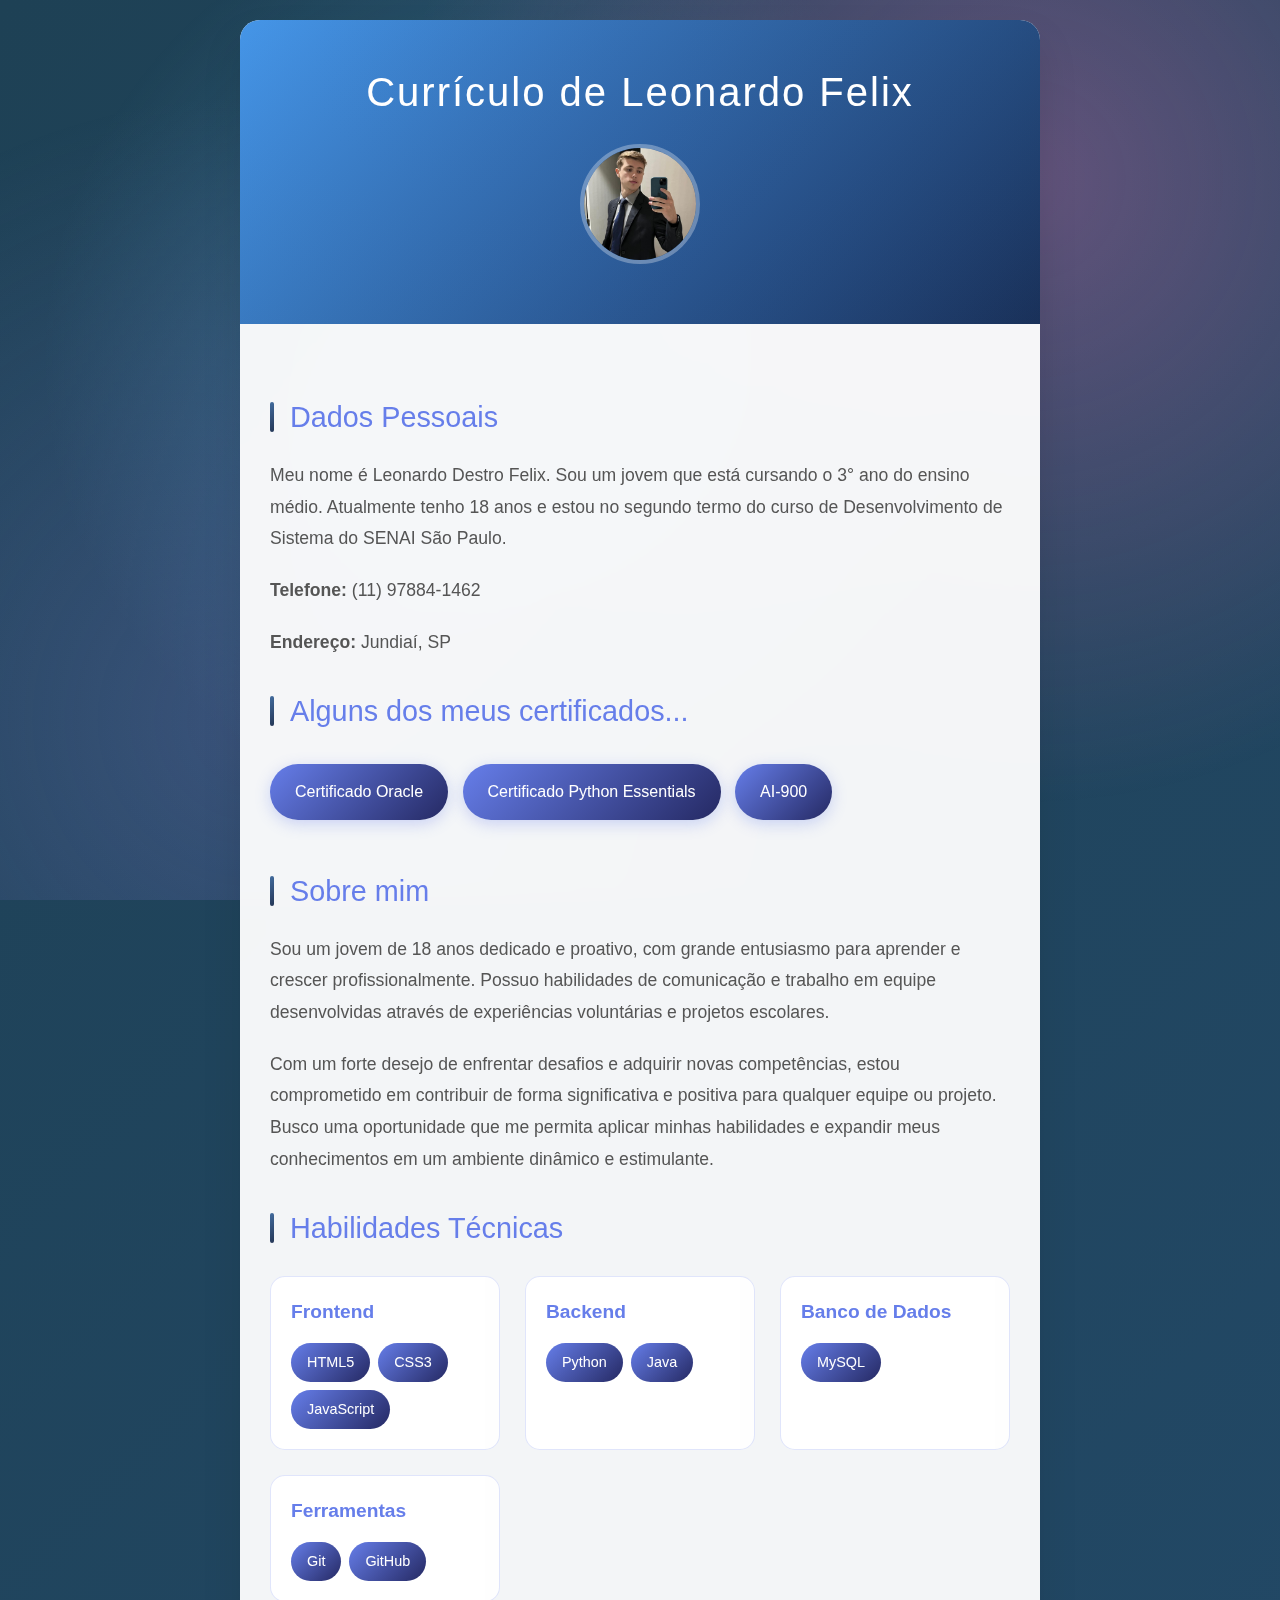
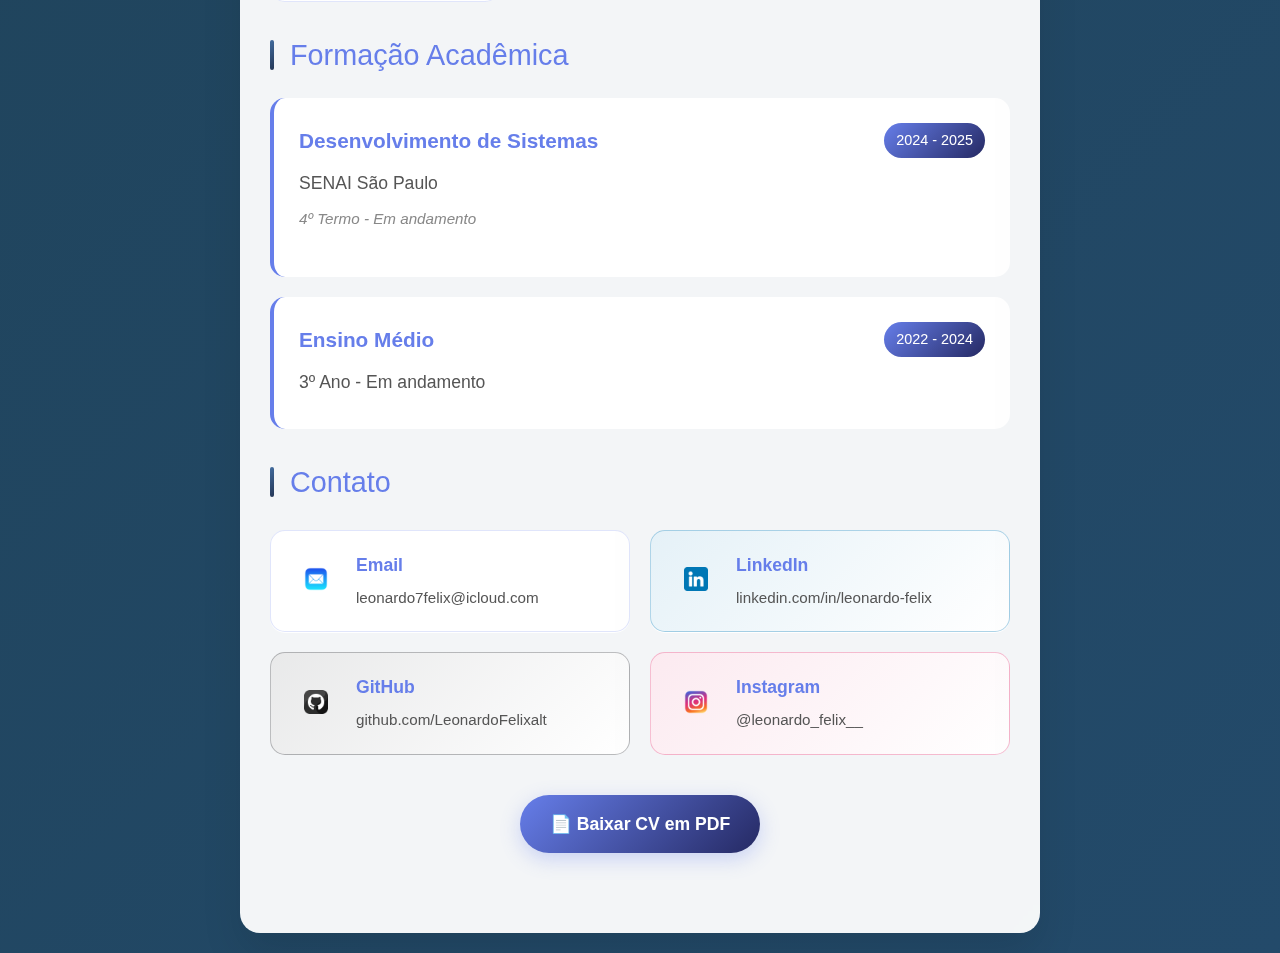
<file: index.html>
<!DOCTYPE html>
<html lang="pt">

<head>
    <meta charset="UTF-8">
    <meta name="viewport" content="width=device-width, initial-scale=1.0">
    <title>Currículo Leonardo Felix</title>
    <link rel="stylesheet" href="styles.css">
</head>

<body>
    <!-- Carrossel de Tecnologias -->
    <div class="tech-carousel">
        <div class="tech-icon" data-tech="git"><img src="IMG (imagens)/icones-do-carrossel/social.png" alt="git" width="60px" height="60px"></div>
        <div class="tech-icon" data-tech="github"><img src="IMG (imagens)/icones-do-carrossel/github.png" alt="github" width="60px" height="60px"></div>
        <div class="tech-icon" data-tech="mysql"><img src="IMG (imagens)/icones-do-carrossel/mysql.png" alt="mysql" width="60px" height="60px"></div>
        <div class="tech-icon" data-tech="html"><img src="IMG (imagens)/icones-do-carrossel/html.png" alt="html" width="60px" height="60px"></div>
        <div class="tech-icon" data-tech="css"><img src="IMG (imagens)/icones-do-carrossel/text.png" alt="css" width="60px" height="60px"></div>
        <div class="tech-icon" data-tech="python"><img src="IMG (imagens)/icones-do-carrossel/python.png" alt="python" width="60px" height="60px" ></div>
        <div class="tech-icon" data-tech="java"><img src="IMG (imagens)/icones-do-carrossel/java.png" alt="java" width="60px" height="60px"></div>
        <div class="tech-icon" data-tech="javascript"><img src="IMG (imagens)/icones-do-carrossel/js.png" alt="javascript" width="60px" height="60px"></div>
    </div>

    <div class="container">
        <div class="header">
            <h1>Currículo de Leonardo Felix</h1>
            <img src="IMG (imagens)/Imagem profissional.jpeg" alt="Foto profissional de Leonardo Felix" class="profile-img">
        </div>
        
        <div class="content">
            <h2>Dados Pessoais</h2>
            <p>Meu nome é Leonardo Destro Felix. Sou um jovem que está cursando o 3° ano do ensino médio. Atualmente tenho 18 anos e estou no segundo termo do curso de Desenvolvimento de Sistema do SENAI São Paulo.</p>
            
            <p><strong> Telefone:</strong> (11) 97884-1462</p>
            <p><strong> Endereço:</strong> Jundiaí, SP</p>
            
            <div class="certificates">
                <h2>Alguns dos meus certificados...</h2>
                <a href="https://www.oracle.com/br/" class="certificate-link" target="_blank">
                     Certificado Oracle
                </a>
                <a href="https://www.netacad.com/" class="certificate-link" target="_blank">
                     Certificado Python Essentials
                </a>
                <a href="https://learn.microsoft.com/pt-br/certifications/exams/ai-900" class="certificate-link" target="_blank">
                     AI-900 
                </a>
            </div>

            <h2>Sobre mim</h2>
            <p>Sou um jovem de 18 anos dedicado e proativo, com grande entusiasmo para aprender e crescer profissionalmente. Possuo habilidades de comunicação e trabalho em equipe desenvolvidas através de experiências voluntárias e projetos escolares.</p>
            
            <p>Com um forte desejo de enfrentar desafios e adquirir novas competências, estou comprometido em contribuir de forma significativa e positiva para qualquer equipe ou projeto. Busco uma oportunidade que me permita aplicar minhas habilidades e expandir meus conhecimentos em um ambiente dinâmico e estimulante.</p>

            <h2>Habilidades Técnicas</h2>
            <div class="skills-container">
                <div class="skill-category">
                    <h3>Frontend</h3>
                    <div class="skill-tags">
                        <span class="skill-tag">HTML5</span>
                        <span class="skill-tag">CSS3</span>
                        <span class="skill-tag">JavaScript</span>
                    </div>
                </div>
                <div class="skill-category">
                    <h3>Backend</h3>
                    <div class="skill-tags">
                        <span class="skill-tag">Python</span>
                        <span class="skill-tag">Java</span>
                    </div>
                </div>
                <div class="skill-category">
                    <h3>Banco de Dados</h3>
                    <div class="skill-tags">
                        <span class="skill-tag">MySQL</span>
                    </div>
                </div>
                <div class="skill-category">
                    <h3>Ferramentas</h3>
                    <div class="skill-tags">
                        <span class="skill-tag">Git</span>
                        <span class="skill-tag">GitHub</span>
                    </div>
                </div>
            </div>

            <h2>Formação Acadêmica</h2>
            <div class="education-item">
                <div class="education-header">
                    <h3>Desenvolvimento de Sistemas</h3>
                    <span class="education-period">2024 - 2025</span>
                </div>
                <p class="education-institution">SENAI São Paulo</p>
                <p class="education-status">4º Termo - Em andamento</p>
            </div>
            <div class="education-item">
                <div class="education-header">
                    <h3>Ensino Médio</h3>
                    <span class="education-period">2022 - 2024</span>
                </div>
                <p class="education-institution">3º Ano - Em andamento</p>
            </div>

            <h2>Contato</h2>
            <div class="contact-container">
                <div class="contact-item">
                    <div class="contact-icon">
                        <img src="IMG (imagens)/icones-sociais/apple.png" alt="Email" style="width: 24px; height: 24px;">
                    </div>
                    <div class="contact-info">
                        <h4>Email</h4>
                        <p>leonardo7felix@icloud.com</p>
                    </div>
                </div>
                <div class="contact-item">
                    <a href="https://www.linkedin.com/in/leonardo-felix-83b10a322/" target="_blank" class="contact-link">
                        <div class="contact-icon">
                            <img src="IMG (imagens)/icones-sociais/linkedin.png" alt="LinkedIn" style="width: 24px; height: 24px;">
                        </div>
                        <div class="contact-info">
                            <h4>LinkedIn</h4>
                            <p>linkedin.com/in/leonardo-felix</p>
                        </div>
                    </a>
                </div>
                <div class="contact-item">
                    <a href="https://github.com/LeonardoFelixalt" target="_blank" class="contact-link">
                        <div class="contact-icon">
                            <img src="IMG (imagens)/icones-sociais/github.png" alt="GitHub" style="width: 24px; height: 24px;">
                        </div>
                        <div class="contact-info">
                            <h4>GitHub</h4>
                            <p>github.com/LeonardoFelixalt</p>
                        </div>
                    </a>
                </div>
                <div class="contact-item">
                    <a href="https://www.instagram.com/leonardo_felix__/?next=%2F" target="_blank" class="contact-link">
                        <div class="contact-icon">
                            <img src="IMG (imagens)/icones-sociais/instagram.png" alt="Instagram" style="width: 24px; height: 24px;">
                        </div>
                        <div class="contact-info">
                            <h4>Instagram</h4>
                            <p>@leonardo_felix__</p>
                        </div>
                    </a>
                </div>
            </div>

            <div class="download-section">
                <a href="#" class="download-btn" onclick="window.print()">
                    📄 Baixar CV em PDF
                </a>
            </div>
        </div>
    </div>
</body>
</html>
</file>
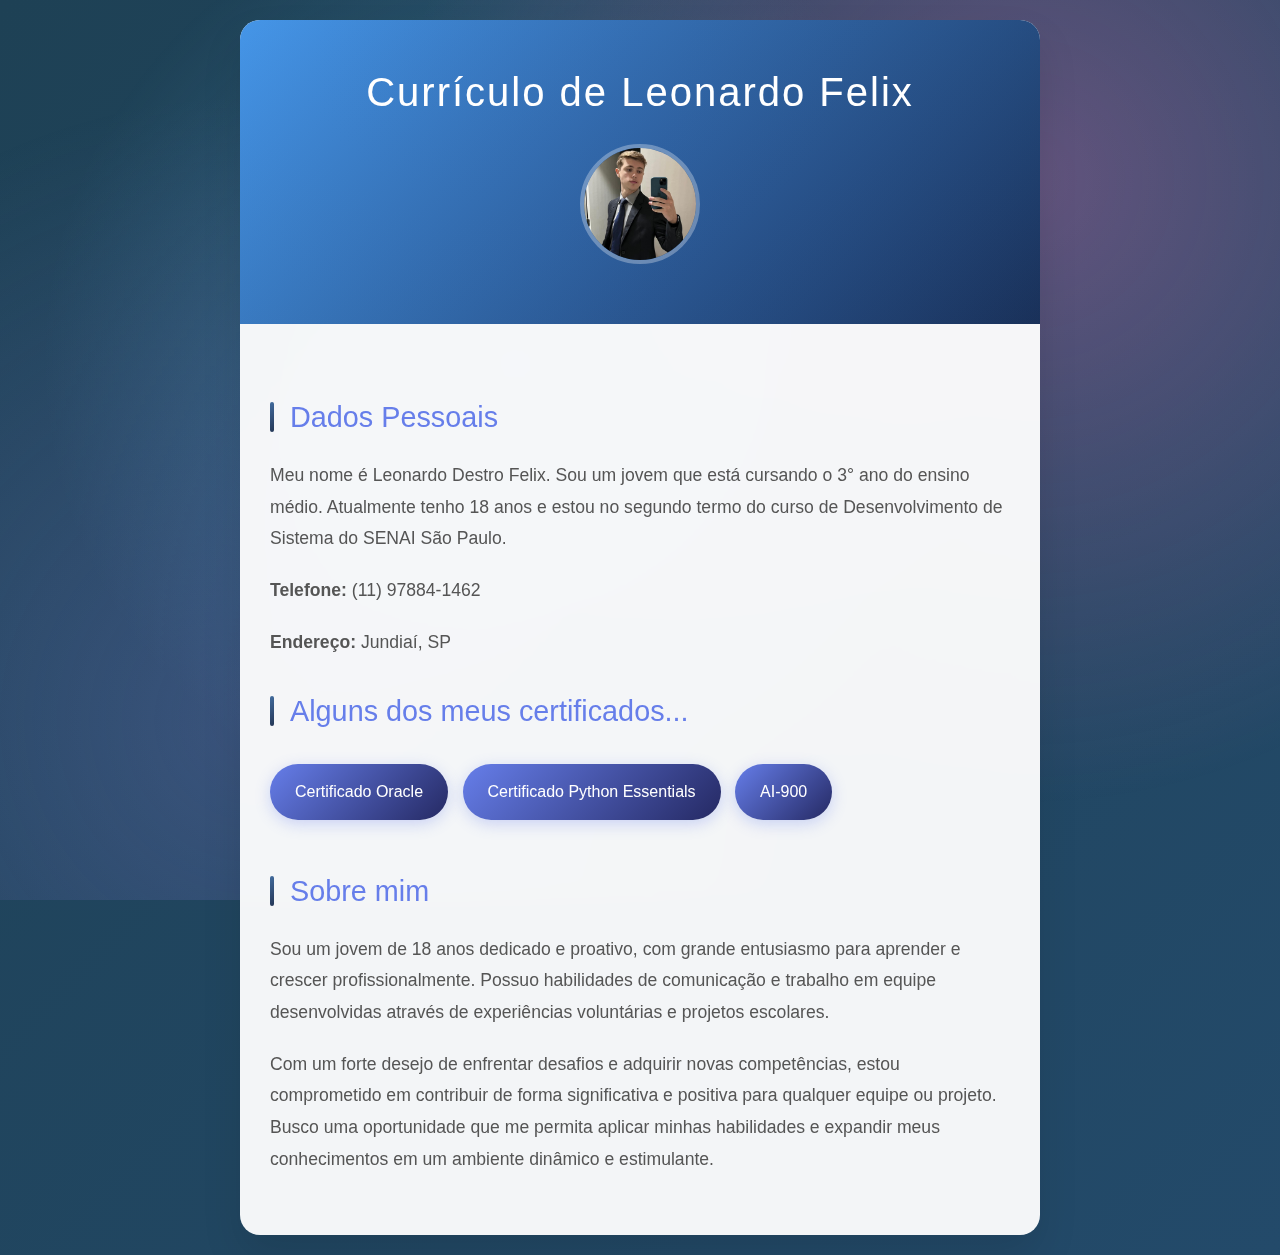
<file: Portifólio.html>
<!DOCTYPE html>
<html lang="pt">

<head>
    <meta charset="UTF-8">
    <meta name="viewport" content="width=device-width, initial-scale=1.0">
    <title>Currículo Leonardo Felix</title>
    <link rel="stylesheet" href="styles.css">
</head>

<body>
    <!-- Carrossel de Tecnologias -->
    <div class="tech-carousel">
        <div class="tech-icon" data-tech="git"><img src="IMG (imagens)/img1/social.png" alt="git" width="60px" height="60px"></div>
        <div class="tech-icon" data-tech="github"><img src="IMG (imagens)/img1/github.png" alt="github" width="60px" height="60px"></div>
        <div class="tech-icon" data-tech="mysql"><img src="IMG (imagens)/img1/mysql.png" alt="mysql" width="60px" height="60px"></div>
        <div class="tech-icon" data-tech="html"><img src="IMG (imagens)/img1/html.png" alt="html" width="60px" height="60px"></div>
        <div class="tech-icon" data-tech="css"><img src="IMG (imagens)/img1/text.png" alt="css" width="60px" height="60px"></div>
        <div class="tech-icon" data-tech="python"><img src="IMG (imagens)/img1/python.png" alt="python" width="60px" height="60px" ></div>
        <div class="tech-icon" data-tech="java"><img src="IMG (imagens)/img1/java.png" alt="java" width="60px" height="60px"></div>
        <div class="tech-icon" data-tech="javascript"><img src="IMG (imagens)/img1/js.png" alt="javascript" width="60px" height="60px"></div>
    </div>

    <div class="container">
        <div class="header">
            <h1>Currículo de Leonardo Felix</h1>
            <img src="IMG (imagens)/Imagem profissional.jpeg" alt="Foto profissional de Leonardo Felix" class="profile-img">
        </div>
        
        <div class="content">
            <h2>Dados Pessoais</h2>
            <p>Meu nome é Leonardo Destro Felix. Sou um jovem que está cursando o 3° ano do ensino médio. Atualmente tenho 18 anos e estou no segundo termo do curso de Desenvolvimento de Sistema do SENAI São Paulo.</p>
            
            <p><strong> Telefone:</strong> (11) 97884-1462</p>
            <p><strong> Endereço:</strong> Jundiaí, SP</p>
            
            <div class="certificates">
                <h2>Alguns dos meus certificados...</h2>
                <a href="IMG (imagens)/img1/Certificado oracle .pdf" class="certificate-link" target="_blank">
                     Certificado Oracle
                </a>
                <a href="IMG (imagens)/img1/Certificado_Python_Essentials_1.pdf" class="certificate-link" target="_blank">
                     Certificado Python Essentials
                </a>
                <a href="IMG (imagens)/img1/Certificado_Implantao_de_Servios_de_Inteligncia_Artificial_em_Nuvem_-_Microsoft_AI-900.pdf" class="certificate-link" target="_blank">
                     AI-900 
                </a>
            </div>

            <h2>Sobre mim</h2>
            <p>Sou um jovem de 18 anos dedicado e proativo, com grande entusiasmo para aprender e crescer profissionalmente. Possuo habilidades de comunicação e trabalho em equipe desenvolvidas através de experiências voluntárias e projetos escolares.</p>
            
            <p>Com um forte desejo de enfrentar desafios e adquirir novas competências, estou comprometido em contribuir de forma significativa e positiva para qualquer equipe ou projeto. Busco uma oportunidade que me permita aplicar minhas habilidades e expandir meus conhecimentos em um ambiente dinâmico e estimulante.</p>
        </div>
    </div>
</body>
</html>
</file>
<file: styles.css>
* {
    margin: 0;
    padding: 0;
    box-sizing: border-box;
}

body {
    font-family: 'Segoe UI', Tahoma, Geneva, Verdana, sans-serif;
    line-height: 1.6;
    color: #333;
    background: linear-gradient(135deg, #1e4155 0%, #234a6a 100%);
    min-height: 100vh;
    padding: 20px;
    scroll-behavior: smooth;
    overflow-x: hidden;
}

.container {
    max-width: 800px;
    margin: 0 auto;
    background: rgba(255, 255, 255, 0.95);
    border-radius: 20px;
    box-shadow: 0 20px 40px rgba(0, 0, 0, 0.1);
    backdrop-filter: blur(10px);
    overflow: hidden;
    transition: all 0.4s cubic-bezier(0.25, 0.46, 0.45, 0.94);
    position: relative;
    z-index: 10;
    animation: fadeInUp 1s ease-out;
}

.container:hover {
    transform: translateY(-5px);
    box-shadow: 0 25px 50px rgba(0, 0, 0, 0.15);
}

.header {
    background: linear-gradient(135deg, #4698ea 0%, #193057 100%);
    color: white;
    padding: 40px 30px;
    text-align: center;
    position: relative;
    overflow: hidden;
}

.header::before {
    content: '';
    position: absolute;
    top: -50%;
    left: -50%;
    width: 200%;
    height: 200%;
    background: radial-gradient(circle, rgba(40, 71, 164, 0.1) 0%, transparent 70%);
    animation: shimmer 3s ease-in-out infinite;
}

@keyframes shimmer {
    0%, 100% { transform: translateX(-100%) translateY(-100%) rotate(0deg); }
    50% { transform: translateX(100%) translateY(100%) rotate(180deg); }
}

h1 {
    font-size: 2.5rem;
    margin-bottom: 20px;
    font-weight: 300;
    letter-spacing: 2px;
    position: relative;
    z-index: 1;
    animation: fadeInUp 1s ease-out;
}

.profile-img {
    width: 120px;
    height: 120px;
    border-radius: 50%;
    border: 4px solid rgba(255, 255, 255, 0.3);
    margin: 20px auto;
    display: block;
    object-fit: cover;
    transition: all 0.3s ease;
    position: relative;
    z-index: 1;
    animation: fadeInUp 1s ease-out 0.2s both;
}

.profile-img:hover {
    transform: scale(1.1);
    border-color: rgba(255, 255, 255, 0.8);
    box-shadow: 0 10px 30px rgba(0, 0, 0, 0.3);
}

.content {
    padding: 40px 30px;
}

h2 {
    color: #667eea;
    font-size: 1.8rem;
    margin: 30px 0 20px 0;
    font-weight: 400;
    position: relative;
    padding-left: 20px;
    animation: fadeInLeft 0.8s ease-out;
    transition: all 0.3s ease;
}

h2:hover {
    transform: translateX(5px);
    color: #5a6fd8;
}

h2::before {
    content: '';
    position: absolute;
    left: 0;
    top: 50%;
    transform: translateY(-50%);
    width: 4px;
    height: 30px;
    background: linear-gradient(135deg, #426c9f, #243655);
    border-radius: 2px;
}

p {
    margin-bottom: 20px;
    font-size: 1.1rem;
    line-height: 1.8;
    color: #555;
    animation: fadeInUp 0.8s ease-out;
}

.certificates {
    margin: 30px 0;
}

.certificate-link {
    display: inline-block;
    background: linear-gradient(135deg, #667eea, #252963);
    color: white;
    text-decoration: none;
    padding: 15px 25px;
    margin: 10px 10px 10px 0;
    border-radius: 50px;
    font-weight: 500;
    transition: all 0.3s ease;
    box-shadow: 0 4px 15px rgba(102, 126, 234, 0.3);
    position: relative;
    overflow: hidden;
    animation: fadeInUp 0.8s ease-out;
}

.certificate-link::before {
    content: '';
    position: absolute;
    top: 0;
    left: -100%;
    width: 100%;
    height: 100%;
    background: linear-gradient(90deg, transparent, rgba(255,255,255,0.2), transparent);
    transition: left 0.5s;
}

.certificate-link:hover::before {
    left: 100%;
}

.certificate-link:hover {
    transform: translateY(-3px);
    box-shadow: 0 8px 25px rgba(102, 126, 234, 0.4);
    background: linear-gradient(135deg, #3658b0, #667eea);
}

.certificate-link:active {
    transform: translateY(-1px);
}

@keyframes fadeInUp {
    from {
        opacity: 0;
        transform: translateY(30px);
    }
    to {
        opacity: 1;
        transform: translateY(0);
    }
}

@keyframes fadeInLeft {
    from {
        opacity: 0;
        transform: translateX(-30px);
    }
    to {
        opacity: 1;
        transform: translateX(0);
    }
}

/* Responsividade */
@media (max-width: 1024px) {
    .container {
        max-width: 90%;
    }
    
    .skills-container {
        grid-template-columns: repeat(auto-fit, minmax(180px, 1fr));
    }
    
    .contact-container {
        grid-template-columns: repeat(auto-fit, minmax(200px, 1fr));
    }
}

@media (max-width: 768px) {
    body {
        padding: 10px;
    }

    .container {
        border-radius: 15px;
        max-width: 95%;
    }

    .header {
        padding: 30px 20px;
    }

    h1 {
        font-size: 2rem;
    }

    .profile-img {
        width: 100px;
        height: 100px;
    }

    .content {
        padding: 30px 20px;
    }

    h2 {
        font-size: 1.5rem;
    }

    p {
        font-size: 1rem;
    }

    .certificate-link {
        display: block;
        margin: 10px 0;
        text-align: center;
    }

    /* Carrossel responsivo */
    .tech-carousel {
        right: 10px;
        gap: 20px;
    }

    .tech-icon {
        width: 65px;
        height: 65px;
    }

    .tech-icon img {
        width: 45px;
        height: 45px;
    }

    .tech-icon::before {
        right: 60px;
        font-size: 11px;
        padding: 6px 10px;
    }
}

@media (max-width: 480px) {
    h1 {
        font-size: 1.8rem;
    }

    .profile-img {
        width: 80px;
        height: 80px;
    }

    .certificate-link {
        padding: 12px 20px;
        font-size: 0.9rem;
    }

    /* Carrossel para telas muito pequenas */
    .tech-carousel {
        right: 5px;
        gap: 15px;
    }

    .tech-icon {
        width: 55px;
        height: 55px;
    }

    .tech-icon img {
        width: 35px;
        height: 35px;
    }

    .tech-icon::before {
        right: 50px;
        font-size: 10px;
        padding: 4px 8px;
    }
}

/* Scroll suave */
html {
    scroll-behavior: smooth;
}

/* Carrossel de Tecnologias */
.tech-carousel {
    position: fixed;
    left: 0;
    top: 50%;
    transform: translateY(-50%);
    display: flex;
    flex-direction: column;
    gap: 25px;
    z-index: 5;
    pointer-events: none;
    width: 100vw;
    height: 100vh;
}

.tech-icon {
    position: absolute;
    width: 80px;
    height: 80px;
    background: rgba(255, 255, 255, 0.9);
    border-radius: 50%;
    display: flex;
    align-items: center;
    justify-content: center;
    box-shadow: 0 8px 25px rgba(0, 0, 0, 0.15);
    backdrop-filter: blur(10px);
    border: 2px solid rgba(102, 126, 234, 0.3);
    opacity: 0;
    animation: techFloatLoop 18s cubic-bezier(0.45, 0.05, 0.55, 0.95) infinite;
    overflow: hidden;
}

.tech-icon img {
    width: 55px;
    height: 55px;
    object-fit: contain;
    border-radius: 8px;
}

.tech-icon::before {
    content: attr(data-tech);
    position: absolute;
    right: 70px;
    top: 50%;
    transform: translateY(-50%);
    background: rgba(102, 126, 234, 0.9);
    color: white;
    padding: 8px 12px;
    border-radius: 20px;
    font-size: 12px;
    font-weight: 500;
    white-space: nowrap;
    opacity: 0;
    transition: transform 0.6s cubic-bezier(0.25, 1, 0.5, 1),
    box-shadow 0.6s cubic-bezier(0.25, 1, 0.5, 1),
    border-color 0.6s ease;
    pointer-events: none;
}

.tech-icon:hover::before {
    opacity: 1;
}

.tech-icon:hover {
    transform: translateX(-15px) translateY(-3px) scale(1.1);
    box-shadow: 0 12px 35px rgba(102, 126, 234, 0.3);
    border-color: rgba(102, 126, 234, 0.8);
}

/* Animações individuais para cada ícone */
.tech-icon:nth-child(1) { 
    animation-delay: 0s; 
    animation-name: techFloatLoop1;
}
.tech-icon:nth-child(2) { 
    animation-delay: 1.5s; 
    animation-name: techFloatLoop2;
}
.tech-icon:nth-child(3) { 
    animation-delay: 3s; 
    animation-name: techFloatLoop3;
}
.tech-icon:nth-child(4) { 
    animation-delay: 4.5s; 
    animation-name: techFloatLoop4;
}
.tech-icon:nth-child(5) { 
    animation-delay: 6s; 
    animation-name: techFloatLoop5;
}
.tech-icon:nth-child(6) { 
    animation-delay: 7.5s; 
    animation-name: techFloatLoop6;
}
.tech-icon:nth-child(7) { 
    animation-delay: 9s; 
    animation-name: techFloatLoop7;
}
.tech-icon:nth-child(8) { 
    animation-delay: 10.5s; 
    animation-name: techFloatLoop8;
}

@keyframes techFloatLoop1 {
    0% { opacity: 0; left: 100vw; top: 20%; transform: translateY(-50%) scale(0.3); }
    5% { opacity: 0.4; left: 90vw; top: 20%; transform: translateY(-50%) scale(0.5); }
    10% { opacity: 0.7; left: 80vw; top: 20%; transform: translateY(-50%) scale(0.7); }
    15% { opacity: 0.9; left: 70vw; top: 20%; transform: translateY(-50%) scale(0.9); }
    20% { opacity: 1; left: 60vw; top: 20%; transform: translateY(-50%) scale(1); }
    25% { opacity: 0.8; left: 55vw; top: 20%; transform: translateY(-50%) scale(0.9); }
    30% { opacity: 0.3; left: 50vw; top: 20%; transform: translateY(-50%) scale(0.7); }
    35% { opacity: 0.1; left: 45vw; top: 20%; transform: translateY(-50%) scale(0.5); }
    40% { opacity: 0.05; left: 40vw; top: 20%; transform: translateY(-50%) scale(0.3); }
    45% { opacity: 0.1; left: 35vw; top: 20%; transform: translateY(-50%) scale(0.4); }
    50% { opacity: 0.3; left: 30vw; top: 20%; transform: translateY(-50%) scale(0.6); }
    55% { opacity: 0.6; left: 25vw; top: 20%; transform: translateY(-50%) scale(0.8); }
    60% { opacity: 0.8; left: 20vw; top: 20%; transform: translateY(-50%) scale(0.9); }
    70% { opacity: 0.5; left: 10vw; top: 20%; transform: translateY(-50%) scale(0.6); }
    80% { opacity: 0.2; left: 5vw; top: 20%; transform: translateY(-50%) scale(0.4); }
    100% { opacity: 0; left: -10vw; top: 20%; transform: translateY(-50%) scale(0.2); }
}

@keyframes techFloatLoop2 {
    0% { opacity: 0; left: 100vw; top: 30%; transform: translateY(-50%) scale(0.3); }
    5% { opacity: 0.4; left: 90vw; top: 30%; transform: translateY(-50%) scale(0.5); }
    10% { opacity: 0.7; left: 80vw; top: 30%; transform: translateY(-50%) scale(0.7); }
    15% { opacity: 0.9; left: 70vw; top: 30%; transform: translateY(-50%) scale(0.9); }
    20% { opacity: 1; left: 60vw; top: 30%; transform: translateY(-50%) scale(1); }
    25% { opacity: 0.8; left: 55vw; top: 30%; transform: translateY(-50%) scale(0.9); }
    30% { opacity: 0.3; left: 50vw; top: 30%; transform: translateY(-50%) scale(0.7); }
    35% { opacity: 0.1; left: 45vw; top: 30%; transform: translateY(-50%) scale(0.5); }
    40% { opacity: 0.05; left: 40vw; top: 30%; transform: translateY(-50%) scale(0.3); }
    45% { opacity: 0.1; left: 35vw; top: 30%; transform: translateY(-50%) scale(0.4); }
    50% { opacity: 0.3; left: 30vw; top: 30%; transform: translateY(-50%) scale(0.6); }
    55% { opacity: 0.6; left: 25vw; top: 30%; transform: translateY(-50%) scale(0.8); }
    60% { opacity: 0.8; left: 20vw; top: 30%; transform: translateY(-50%) scale(0.9); }
    70% { opacity: 0.5; left: 10vw; top: 30%; transform: translateY(-50%) scale(0.6); }
    80% { opacity: 0.2; left: 5vw; top: 30%; transform: translateY(-50%) scale(0.4); }
    100% { opacity: 0; left: -10vw; top: 30%; transform: translateY(-50%) scale(0.2); }
}

@keyframes techFloatLoop3 {
    0% { opacity: 0; left: 100vw; top: 40%; transform: translateY(-50%) scale(0.3); }
    5% { opacity: 0.4; left: 90vw; top: 40%; transform: translateY(-50%) scale(0.5); }
    10% { opacity: 0.7; left: 80vw; top: 40%; transform: translateY(-50%) scale(0.7); }
    15% { opacity: 0.9; left: 70vw; top: 40%; transform: translateY(-50%) scale(0.9); }
    20% { opacity: 1; left: 60vw; top: 40%; transform: translateY(-50%) scale(1); }
    25% { opacity: 0.8; left: 55vw; top: 40%; transform: translateY(-50%) scale(0.9); }
    30% { opacity: 0.3; left: 50vw; top: 40%; transform: translateY(-50%) scale(0.7); }
    35% { opacity: 0.1; left: 45vw; top: 40%; transform: translateY(-50%) scale(0.5); }
    40% { opacity: 0.05; left: 40vw; top: 40%; transform: translateY(-50%) scale(0.3); }
    45% { opacity: 0.1; left: 35vw; top: 40%; transform: translateY(-50%) scale(0.4); }
    50% { opacity: 0.3; left: 30vw; top: 40%; transform: translateY(-50%) scale(0.6); }
    55% { opacity: 0.6; left: 25vw; top: 40%; transform: translateY(-50%) scale(0.8); }
    60% { opacity: 0.8; left: 20vw; top: 40%; transform: translateY(-50%) scale(0.9); }
    70% { opacity: 0.5; left: 10vw; top: 40%; transform: translateY(-50%) scale(0.6); }
    80% { opacity: 0.2; left: 5vw; top: 40%; transform: translateY(-50%) scale(0.4); }
    100% { opacity: 0; left: -10vw; top: 40%; transform: translateY(-50%) scale(0.2); }
}

@keyframes techFloatLoop4 {
    0% { opacity: 0; left: 100vw; top: 50%; transform: translateY(-50%) scale(0.3); }
    5% { opacity: 0.4; left: 90vw; top: 50%; transform: translateY(-50%) scale(0.5); }
    10% { opacity: 0.7; left: 80vw; top: 50%; transform: translateY(-50%) scale(0.7); }
    15% { opacity: 0.9; left: 70vw; top: 50%; transform: translateY(-50%) scale(0.9); }
    20% { opacity: 1; left: 60vw; top: 50%; transform: translateY(-50%) scale(1); }
    25% { opacity: 0.8; left: 55vw; top: 50%; transform: translateY(-50%) scale(0.9); }
    30% { opacity: 0.3; left: 50vw; top: 50%; transform: translateY(-50%) scale(0.7); }
    35% { opacity: 0.1; left: 45vw; top: 50%; transform: translateY(-50%) scale(0.5); }
    40% { opacity: 0.05; left: 40vw; top: 50%; transform: translateY(-50%) scale(0.3); }
    45% { opacity: 0.1; left: 35vw; top: 50%; transform: translateY(-50%) scale(0.4); }
    50% { opacity: 0.3; left: 30vw; top: 50%; transform: translateY(-50%) scale(0.6); }
    55% { opacity: 0.6; left: 25vw; top: 50%; transform: translateY(-50%) scale(0.8); }
    60% { opacity: 0.8; left: 20vw; top: 50%; transform: translateY(-50%) scale(0.9); }
    70% { opacity: 0.5; left: 10vw; top: 50%; transform: translateY(-50%) scale(0.6); }
    80% { opacity: 0.2; left: 5vw; top: 50%; transform: translateY(-50%) scale(0.4); }
    100% { opacity: 0; left: -10vw; top: 50%; transform: translateY(-50%) scale(0.2); }
}

@keyframes techFloatLoop5 {
    0% { opacity: 0; left: 100vw; top: 60%; transform: translateY(-50%) scale(0.3); }
    5% { opacity: 0.4; left: 90vw; top: 60%; transform: translateY(-50%) scale(0.5); }
    10% { opacity: 0.7; left: 80vw; top: 60%; transform: translateY(-50%) scale(0.7); }
    15% { opacity: 0.9; left: 70vw; top: 60%; transform: translateY(-50%) scale(0.9); }
    20% { opacity: 1; left: 60vw; top: 60%; transform: translateY(-50%) scale(1); }
    25% { opacity: 0.8; left: 55vw; top: 60%; transform: translateY(-50%) scale(0.9); }
    30% { opacity: 0.3; left: 50vw; top: 60%; transform: translateY(-50%) scale(0.7); }
    35% { opacity: 0.1; left: 45vw; top: 60%; transform: translateY(-50%) scale(0.5); }
    40% { opacity: 0.05; left: 40vw; top: 60%; transform: translateY(-50%) scale(0.3); }
    45% { opacity: 0.1; left: 35vw; top: 60%; transform: translateY(-50%) scale(0.4); }
    50% { opacity: 0.3; left: 30vw; top: 60%; transform: translateY(-50%) scale(0.6); }
    55% { opacity: 0.6; left: 25vw; top: 60%; transform: translateY(-50%) scale(0.8); }
    60% { opacity: 0.8; left: 20vw; top: 60%; transform: translateY(-50%) scale(0.9); }
    70% { opacity: 0.5; left: 10vw; top: 60%; transform: translateY(-50%) scale(0.6); }
    80% { opacity: 0.2; left: 5vw; top: 60%; transform: translateY(-50%) scale(0.4); }
    100% { opacity: 0; left: -10vw; top: 60%; transform: translateY(-50%) scale(0.2); }
}

@keyframes techFloatLoop6 {
    0% { opacity: 0; left: 100vw; top: 70%; transform: translateY(-50%) scale(0.3); }
    5% { opacity: 0.4; left: 90vw; top: 70%; transform: translateY(-50%) scale(0.5); }
    10% { opacity: 0.7; left: 80vw; top: 70%; transform: translateY(-50%) scale(0.7); }
    15% { opacity: 0.9; left: 70vw; top: 70%; transform: translateY(-50%) scale(0.9); }
    20% { opacity: 1; left: 60vw; top: 70%; transform: translateY(-50%) scale(1); }
    25% { opacity: 0.8; left: 55vw; top: 70%; transform: translateY(-50%) scale(0.9); }
    30% { opacity: 0.3; left: 50vw; top: 70%; transform: translateY(-50%) scale(0.7); }
    35% { opacity: 0.1; left: 45vw; top: 70%; transform: translateY(-50%) scale(0.5); }
    40% { opacity: 0.05; left: 40vw; top: 70%; transform: translateY(-50%) scale(0.3); }
    45% { opacity: 0.1; left: 35vw; top: 70%; transform: translateY(-50%) scale(0.4); }
    50% { opacity: 0.3; left: 30vw; top: 70%; transform: translateY(-50%) scale(0.6); }
    55% { opacity: 0.6; left: 25vw; top: 70%; transform: translateY(-50%) scale(0.8); }
    60% { opacity: 0.8; left: 20vw; top: 70%; transform: translateY(-50%) scale(0.9); }
    70% { opacity: 0.5; left: 10vw; top: 70%; transform: translateY(-50%) scale(0.6); }
    80% { opacity: 0.2; left: 5vw; top: 70%; transform: translateY(-50%) scale(0.4); }
    100% { opacity: 0; left: -10vw; top: 70%; transform: translateY(-50%) scale(0.2); }
}

@keyframes techFloatLoop7 {
    0% { opacity: 0; left: 100vw; top: 80%; transform: translateY(-50%) scale(0.3); }
    5% { opacity: 0.4; left: 90vw; top: 80%; transform: translateY(-50%) scale(0.5); }
    10% { opacity: 0.7; left: 80vw; top: 80%; transform: translateY(-50%) scale(0.7); }
    15% { opacity: 0.9; left: 70vw; top: 80%; transform: translateY(-50%) scale(0.9); }
    20% { opacity: 1; left: 60vw; top: 80%; transform: translateY(-50%) scale(1); }
    25% { opacity: 0.8; left: 55vw; top: 80%; transform: translateY(-50%) scale(0.9); }
    30% { opacity: 0.3; left: 50vw; top: 80%; transform: translateY(-50%) scale(0.7); }
    35% { opacity: 0.1; left: 45vw; top: 80%; transform: translateY(-50%) scale(0.5); }
    40% { opacity: 0.05; left: 40vw; top: 80%; transform: translateY(-50%) scale(0.3); }
    45% { opacity: 0.1; left: 35vw; top: 80%; transform: translateY(-50%) scale(0.4); }
    50% { opacity: 0.3; left: 30vw; top: 80%; transform: translateY(-50%) scale(0.6); }
    55% { opacity: 0.6; left: 25vw; top: 80%; transform: translateY(-50%) scale(0.8); }
    60% { opacity: 0.8; left: 20vw; top: 80%; transform: translateY(-50%) scale(0.9); }
    70% { opacity: 0.5; left: 10vw; top: 80%; transform: translateY(-50%) scale(0.6); }
    80% { opacity: 0.2; left: 5vw; top: 80%; transform: translateY(-50%) scale(0.4); }
    100% { opacity: 0; left: -10vw; top: 80%; transform: translateY(-50%) scale(0.2); }
}

@keyframes techFloatLoop8 {
    0% { opacity: 0; left: 100vw; top: 90%; transform: translateY(-50%) scale(0.3); }
    5% { opacity: 0.4; left: 90vw; top: 90%; transform: translateY(-50%) scale(0.5); }
    10% { opacity: 0.7; left: 80vw; top: 90%; transform: translateY(-50%) scale(0.7); }
    15% { opacity: 0.9; left: 70vw; top: 90%; transform: translateY(-50%) scale(0.9); }
    20% { opacity: 1; left: 60vw; top: 90%; transform: translateY(-50%) scale(1); }
    25% { opacity: 0.8; left: 55vw; top: 90%; transform: translateY(-50%) scale(0.9); }
    30% { opacity: 0.3; left: 50vw; top: 90%; transform: translateY(-50%) scale(0.7); }
    35% { opacity: 0.1; left: 45vw; top: 90%; transform: translateY(-50%) scale(0.5); }
    40% { opacity: 0.05; left: 40vw; top: 90%; transform: translateY(-50%) scale(0.3); }
    45% { opacity: 0.1; left: 35vw; top: 90%; transform: translateY(-50%) scale(0.4); }
    50% { opacity: 0.3; left: 30vw; top: 90%; transform: translateY(-50%) scale(0.6); }
    55% { opacity: 0.6; left: 25vw; top: 90%; transform: translateY(-50%) scale(0.8); }
    60% { opacity: 0.8; left: 20vw; top: 90%; transform: translateY(-50%) scale(0.9); }
    70% { opacity: 0.5; left: 10vw; top: 90%; transform: translateY(-50%) scale(0.6); }
    80% { opacity: 0.2; left: 5vw; top: 90%; transform: translateY(-50%) scale(0.4); }
    100% { opacity: 0; left: -10vw; top: 90%; transform: translateY(-50%) scale(0.2); }
}

/* Seção de Habilidades */
.skills-container {
    display: grid;
    grid-template-columns: repeat(auto-fit, minmax(200px, 1fr));
    gap: 25px;
    margin: 25px 0;
    animation: fadeInUp 0.8s ease-out 0.2s both;
}

.skill-category {
    background: rgba(255, 255, 255, 0.1);
    padding: 20px;
    border-radius: 15px;
    border: 1px solid rgba(102, 126, 234, 0.2);
    transition: all 0.3s ease;
    backdrop-filter: blur(10px);
}

.skill-category:hover {
    transform: translateY(-5px);
    box-shadow: 0 10px 30px rgba(102, 126, 234, 0.2);
    border-color: rgba(102, 126, 234, 0.4);
}

.skill-category h3 {
    color: #667eea;
    font-size: 1.2rem;
    margin-bottom: 15px;
    font-weight: 600;
}

.skill-tags {
    display: flex;
    flex-wrap: wrap;
    gap: 8px;
}

.skill-tag {
    background: linear-gradient(135deg, #667eea, #252963);
    color: white;
    padding: 8px 16px;
    border-radius: 25px;
    font-size: 0.9rem;
    font-weight: 500;
    transition: all 0.3s ease;
    cursor: default;
}

.skill-tag:hover {
    transform: scale(1.05);
    box-shadow: 0 4px 15px rgba(102, 126, 234, 0.3);
}

/* Seção de Formação Acadêmica */
.education-item {
    background: rgba(255, 255, 255, 0.05);
    padding: 25px;
    border-radius: 15px;
    margin: 20px 0;
    border-left: 4px solid #667eea;
    transition: all 0.3s ease;
    backdrop-filter: blur(10px);
    animation: fadeInLeft 0.8s ease-out 0.4s both;
}

.education-item:hover {
    transform: translateX(10px);
    box-shadow: 0 8px 25px rgba(102, 126, 234, 0.15);
}

.education-header {
    display: flex;
    justify-content: space-between;
    align-items: center;
    margin-bottom: 10px;
    flex-wrap: wrap;
    gap: 10px;
}

.education-header h3 {
    color: #667eea;
    font-size: 1.3rem;
    font-weight: 600;
    margin: 0;
}

.education-period {
    background: linear-gradient(135deg, #667eea, #252963);
    color: white;
    padding: 6px 12px;
    border-radius: 20px;
    font-size: 0.9rem;
    font-weight: 500;
}

.education-institution {
    color: #555;
    font-weight: 500;
    margin: 5px 0;
}

.education-status {
    color: #888;
    font-size: 0.95rem;
    font-style: italic;
}

/* Seção de Contato */
.contact-container {
    display: grid;
    grid-template-columns: repeat(auto-fit, minmax(250px, 1fr));
    gap: 20px;
    margin: 25px 0;
    animation: fadeInUp 0.8s ease-out 0.6s both;
}

.contact-item {
    display: flex;
    align-items: center;
    background: rgba(255, 255, 255, 0.1);
    padding: 20px;
    border-radius: 15px;
    transition: all 0.3s ease;
    backdrop-filter: blur(10px);
    border: 1px solid rgba(102, 126, 234, 0.2);
}

.contact-link {
    display: flex;
    align-items: center;
    text-decoration: none;
    color: inherit;
    width: 100%;
    transition: all 0.3s ease;
}

.contact-link:hover {
    text-decoration: none;
    color: inherit;
}

/* Efeito especial para Instagram */
.contact-item:has(.contact-link[href*="instagram"]) {
    background: linear-gradient(135deg, rgba(225, 48, 108, 0.1), rgba(255, 255, 255, 0.1));
    border-color: rgba(225, 48, 108, 0.3);
}

.contact-item:has(.contact-link[href*="instagram"]):hover {
    background: linear-gradient(135deg, rgba(225, 48, 108, 0.2), rgba(255, 255, 255, 0.1));
    border-color: rgba(225, 48, 108, 0.5);
    box-shadow: 0 8px 25px rgba(225, 48, 108, 0.2);
}

/* Efeito especial para GitHub */
.contact-item:has(.contact-link[href*="github"]) {
    background: linear-gradient(135deg, rgba(36, 41, 46, 0.1), rgba(255, 255, 255, 0.1));
    border-color: rgba(36, 41, 46, 0.3);
}

.contact-item:has(.contact-link[href*="github"]):hover {
    background: linear-gradient(135deg, rgba(36, 41, 46, 0.2), rgba(255, 255, 255, 0.1));
    border-color: rgba(36, 41, 46, 0.5);
    box-shadow: 0 8px 25px rgba(36, 41, 46, 0.2);
}

/* Efeito especial para LinkedIn */
.contact-item:has(.contact-link[href*="linkedin"]) {
    background: linear-gradient(135deg, rgba(0, 119, 181, 0.1), rgba(255, 255, 255, 0.1));
    border-color: rgba(0, 119, 181, 0.3);
}

.contact-item:has(.contact-link[href*="linkedin"]):hover {
    background: linear-gradient(135deg, rgba(0, 119, 181, 0.2), rgba(255, 255, 255, 0.1));
    border-color: rgba(0, 119, 181, 0.5);
    box-shadow: 0 8px 25px rgba(0, 119, 181, 0.2);
}

.contact-item:hover {
    transform: translateY(-3px);
    box-shadow: 0 8px 25px rgba(102, 126, 234, 0.2);
    border-color: rgba(102, 126, 234, 0.4);
}

.contact-icon {
    font-size: 2rem;
    margin-right: 15px;
    min-width: 50px;
    text-align: center;
}

.contact-info h4 {
    color: #667eea;
    font-size: 1.1rem;
    margin: 0 0 5px 0;
    font-weight: 600;
}

.contact-info p {
    color: #555;
    margin: 0;
    font-size: 0.95rem;
}

/* Botão de Download */
.download-section {
    text-align: center;
    margin: 40px 0;
}

.download-btn {
    display: inline-block;
    background: linear-gradient(135deg, #667eea, #252963);
    color: white;
    text-decoration: none;
    padding: 15px 30px;
    border-radius: 50px;
    font-weight: 600;
    font-size: 1.1rem;
    transition: all 0.3s ease;
    box-shadow: 0 6px 20px rgba(102, 126, 234, 0.3);
    border: none;
    cursor: pointer;
}

.download-btn:hover {
    transform: translateY(-3px);
    box-shadow: 0 10px 30px rgba(102, 126, 234, 0.4);
    background: linear-gradient(135deg, #252963, #667eea);
}

.download-btn:active {
    transform: translateY(-1px);
}

/* Responsividade para as novas seções */
@media (max-width: 768px) {
    .skills-container {
        grid-template-columns: 1fr;
        gap: 20px;
    }
    
    .contact-container {
        grid-template-columns: 1fr;
        gap: 15px;
    }
    
    .contact-item {
        padding: 15px;
    }
    
    .contact-icon {
        font-size: 1.5rem;
        min-width: 40px;
    }
    
    .education-header {
        flex-direction: column;
        align-items: flex-start;
    }
    
    .education-header h3 {
        font-size: 1.1rem;
    }
    
    .skill-category {
        padding: 15px;
    }
    
    .education-item {
        padding: 20px;
    }
}

@media (max-width: 480px) {
    .skill-tags {
        gap: 6px;
    }
    
    .skill-tag {
        padding: 6px 12px;
        font-size: 0.8rem;
    }
    
    .contact-icon {
        font-size: 1.3rem;
        min-width: 35px;
    }
    
    .download-btn {
        padding: 12px 25px;
        font-size: 1rem;
    }
}

/* Efeito de partículas no fundo */
body::before {
    content: '';
    position: fixed;
    top: 0;
    left: 0;
    width: 100%;
    height: 100%;
    background-image: 
        radial-gradient(circle at 20% 80%, rgba(120, 119, 198, 0.3) 0%, transparent 50%),
        radial-gradient(circle at 80% 20%, rgba(255, 119, 198, 0.3) 0%, transparent 50%),
        radial-gradient(circle at 40% 40%, rgba(120, 200, 255, 0.3) 0%, transparent 50%);
    pointer-events: none;
    z-index: -1;
}
</file>
